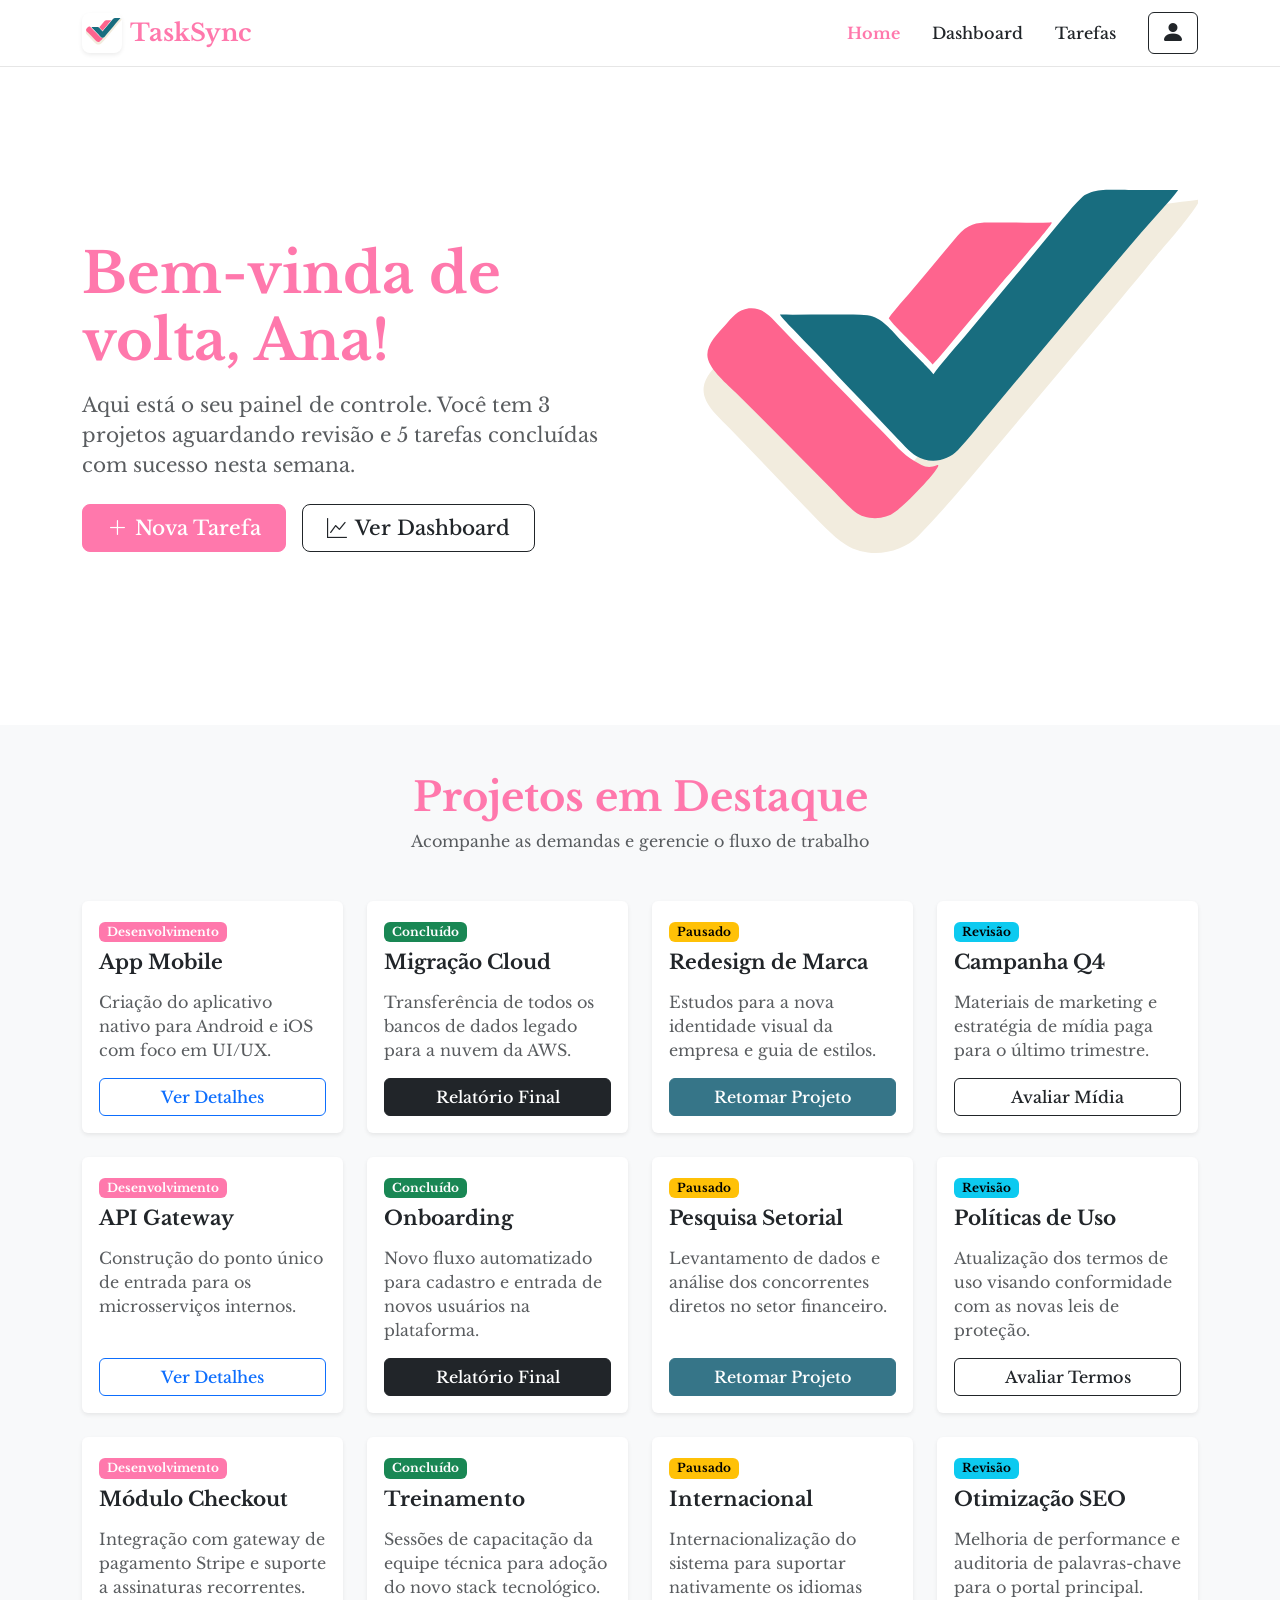
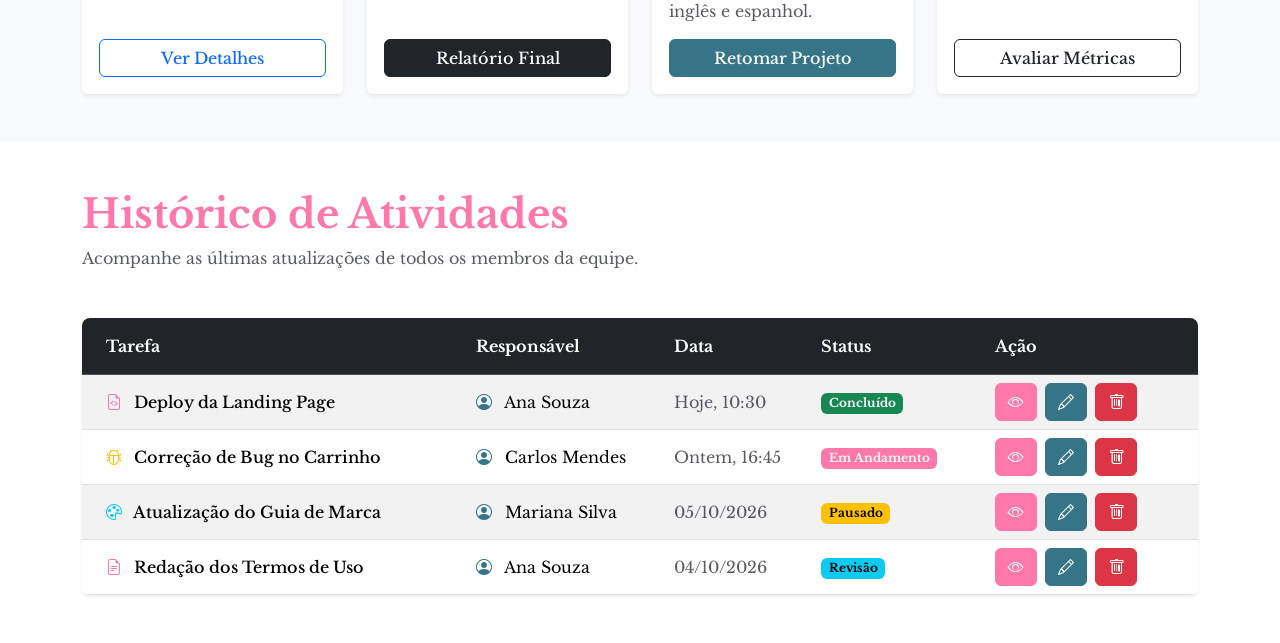
<file: index.html>
<!DOCTYPE html>
<html lang="pt-br">

<head>
    <meta charset="UTF-8">
    <meta name="viewport" content="width=device-width, initial-scale=1.0">
    <link href="https://cdn.jsdelivr.net/npm/bootstrap@5.3.8/dist/css/bootstrap.min.css" rel="stylesheet"
        integrity="sha384-sRIl4kxILFvY47J16cr9ZwB07vP4J8+LH7qKQnuqkuIAvNWLzeN8tE5YBujZqJLB" crossorigin="anonymous">
    <link rel="shortcut icon" href="img/logo.svg" type="image/x-icon">
    <link rel="stylesheet" href="css/style.css">
    <title>TaskSync | Gestão Eficiente </title>
</head>

<body>
    <div class="theme-wrapper">
        <header>
            <nav class="navbar navbar-expand-lg bg-transparent border-bottom py-2">
                <div class="container">
                    <a class="navbar-brand d-flex align-items-center gap-2" href="#">
                        <img src="img/logo.svg" alt="TaskSync Logo" width="40" height="40"
                            class="rounded-3 shadow-sm brand-logo">
                        <span class="fw-bold fs-4 text-primary">TaskSync</span>
                    </a>
                    <!-- DESAFIO ETAPA 1 (Menu Sem JS) -->
                    <label for="menu-toggle" class="d-lg-none ms-auto me-2 menu-toggler">
                        <i class="bi bi-list fs-2"></i>
                    </label>
                    <input type="checkbox" id="menu-toggle" class="menu-mobile-checkbox">
                    <div class="collapse navbar-collapse d-lg-flex justify-content-lg-end mobile-menu-content">
                        <ul class="navbar-nav mb-2 mb-lg-0 gap-3 align-items-lg-center mt-3 mt-lg-0">
                            <li class="nav-item">
                                <a class="nav-link active fw-bold" aria-current="page" href="#">Home</a>
                            </li>
                            <li class="nav-item">
                                <a class="nav-link fw-medium" href="pages/dashboard.html">Dashboard</a>
                            </li>
                            <li class="nav-item">
                                <a class="nav-link fw-medium" href="pages/tarefas.html">Tarefas</a>
                            </li>
                        </ul>
                        <div class="d-flex ms-lg-4 mt-3 mt-lg-0 gap-2 align-items-center">
                            <button class="btn btn-outline-dark" type="button"><i
                                    class="bi bi-person-fill h4"></i></button>
                        </div>
                    </div>
                </div>
            </nav>
        </header>
        <main>
            <!-- ETAPA 2 - HERO SECTION -->
            <section id="dashboard" class="py-2 my-lg-5">
                <div class="container">
                    <div class="row align-items-center">
                        <div class="col-lg-6 order-2 order-lg-1 text-center text-lg-start mt-4 mt-lg-0">
                            <h1 class="display-4 fw-bold text-primary mb-3">Bem-vinda de volta, Ana!</h1>
                            <p class="lead text-body-secondary mb-4">
                                Aqui está o seu painel de controle. Você tem <strong>3 projetos</strong> aguardando
                                revisão e <strong>5 tarefas</strong> concluídas com sucesso nesta semana.
                            </p>
                            <div
                                class="d-flex flex-column flex-sm-row gap-3 justify-content-center justify-content-lg-start">
                                <a href="pages/tarefas.html" class="btn btn-primary btn-lg px-4 fw-medium"><i
                                        class="bi bi-plus-lg me-2"></i>Nova Tarefa</a>
                                <a href="pages/dashboard.html" class="btn btn-outline-dark btn-lg px-4 fw-medium"><i
                                        class="bi bi-graph-up me-2"></i>Ver Dashboard</a>
                            </div>
                        </div>

                        <div class="col-lg-6 order-1 order-lg-2 text-center">
                            <div class="row justify-content-center">
                                <!-- Mobile: 66% da tela (col-8), Tablet: 50% da tela (col-md-6), Desktop: 100% da coluna pai (col-lg-12) -->
                                <div class="col-8 col-md-6 col-lg-12">
                                    <img src="img/logo.svg" alt="Ilustração TaskSync"
                                        class="img-fluid w-100 drop-shadow-lg">
                                </div>
                            </div>
                        </div>
                    </div>
                </div>
            </section>

            <!-- ETAPA 3 - SEÇÃO DE CONTEÚDO (CARDS) -->
            <section id="projetos" class="py-5 bg-light">
                <div class="container">
                    <div class="text-center mb-5">
                        <h2 class="display-6 fw-bold text-primary">Projetos em Destaque</h2>
                        <p class="text-body-secondary">Acompanhe as demandas e gerencie o fluxo de trabalho</p>
                    </div>

                    <div class="row g-4">
                        <div class="col-12 col-md-6 col-lg-3">
                            <div class="card h-100 shadow-sm">
                                <div class="card-body d-flex flex-column">
                                    <div class="mb-2">
                                        <span class="badge text-bg-primary mb-2">Desenvolvimento</span>
                                        <h5 class="card-title fw-bold">App Mobile</h5>
                                    </div>
                                    <p class="card-text text-body-secondary">Criação do aplicativo nativo para Android e
                                        iOS com foco em UI/UX.</p>
                                    <a href="#" class="btn btn-outline-primary mt-auto fw-medium">Ver Detalhes</a>
                                </div>
                            </div>
                        </div>
                        <div class="col-12 col-md-6 col-lg-3">
                            <div class="card h-100 shadow-sm">
                                <div class="card-body d-flex flex-column">
                                    <div class="mb-2">
                                        <span class="badge text-bg-success mb-2">Concluído</span>
                                        <h5 class="card-title fw-bold">Migração Cloud</h5>
                                    </div>
                                    <p class="card-text text-body-secondary">Transferência de todos os bancos de dados
                                        legado para a nuvem da AWS.</p>
                                    <a href="#" class="btn btn-dark mt-auto fw-medium">Relatório Final</a>
                                </div>
                            </div>
                        </div>
                        <div class="col-12 col-md-6 col-lg-3">
                            <div class="card h-100 shadow-sm">
                                <div class="card-body d-flex flex-column">
                                    <div class="mb-2">
                                        <span class="badge text-bg-warning mb-2">Pausado</span>
                                        <h5 class="card-title fw-bold">Redesign de Marca</h5>
                                    </div>
                                    <p class="card-text text-body-secondary">Estudos para a nova identidade visual da
                                        empresa e guia de estilos.</p>
                                    <a href="#" class="btn btn-secondary mt-auto fw-medium">Retomar Projeto</a>
                                </div>
                            </div>
                        </div>
                        <div class="col-12 col-md-6 col-lg-3">
                            <div class="card h-100 shadow-sm">
                                <div class="card-body d-flex flex-column">
                                    <div class="mb-2">
                                        <span class="badge text-bg-info mb-2">Revisão</span>
                                        <h5 class="card-title fw-bold">Campanha Q4</h5>
                                    </div>
                                    <p class="card-text text-body-secondary">Materiais de marketing e estratégia de
                                        mídia paga para o último trimestre.</p>
                                    <a href="#" class="btn btn-outline-dark mt-auto fw-medium">Avaliar Mídia</a>
                                </div>
                            </div>
                        </div>
                        <div class="col-12 col-md-6 col-lg-3">
                            <div class="card h-100 shadow-sm">
                                <div class="card-body d-flex flex-column">
                                    <div class="mb-2">
                                        <span class="badge text-bg-primary mb-2">Desenvolvimento</span>
                                        <h5 class="card-title fw-bold">API Gateway</h5>
                                    </div>
                                    <p class="card-text text-body-secondary">Construção do ponto único de entrada para
                                        os microsserviços internos.</p>
                                    <a href="#" class="btn btn-outline-primary mt-auto fw-medium">Ver Detalhes</a>
                                </div>
                            </div>
                        </div>
                        <div class="col-12 col-md-6 col-lg-3">
                            <div class="card h-100 shadow-sm">
                                <div class="card-body d-flex flex-column">
                                    <div class="mb-2">
                                        <span class="badge text-bg-success mb-2">Concluído</span>
                                        <h5 class="card-title fw-bold">Onboarding</h5>
                                    </div>
                                    <p class="card-text text-body-secondary">Novo fluxo automatizado para cadastro e
                                        entrada de novos usuários na plataforma.</p>
                                    <a href="#" class="btn btn-dark mt-auto fw-medium">Relatório Final</a>
                                </div>
                            </div>
                        </div>
                        <div class="col-12 col-md-6 col-lg-3">
                            <article class="card h-100 shadow-sm">
                                <div class="card-body d-flex flex-column">
                                    <div class="mb-2">
                                        <span class="badge text-bg-warning mb-2">Pausado</span>
                                        <h5 class="card-title fw-bold">Pesquisa Setorial</h5>
                                    </div>
                                    <p class="card-text text-body-secondary">Levantamento de dados e análise dos
                                        concorrentes diretos no setor financeiro.</p>
                                    <a href="#" class="btn btn-secondary mt-auto fw-medium">Retomar Projeto</a>
                                </div>
                            </article>
                        </div>
                        <div class="col-12 col-md-6 col-lg-3">
                            <article class="card h-100 shadow-sm">
                                <div class="card-body d-flex flex-column">
                                    <div class="mb-2">
                                        <span class="badge text-bg-info mb-2">Revisão</span>
                                        <h5 class="card-title fw-bold">Políticas de Uso</h5>
                                    </div>
                                    <p class="card-text text-body-secondary">Atualização dos termos de uso visando
                                        conformidade com as novas leis de proteção.</p>
                                    <a href="#" class="btn btn-outline-dark mt-auto fw-medium">Avaliar Termos</a>
                                </div>
                            </article>
                        </div>
                        <div class="col-12 col-md-6 col-lg-3">
                            <article class="card h-100 shadow-sm">
                                <div class="card-body d-flex flex-column">
                                    <div class="mb-2">
                                        <span class="badge text-bg-primary mb-2">Desenvolvimento</span>
                                        <h5 class="card-title fw-bold">Módulo Checkout</h5>
                                    </div>
                                    <p class="card-text text-body-secondary">Integração com gateway de pagamento Stripe
                                        e suporte a assinaturas recorrentes.</p>
                                    <a href="#" class="btn btn-outline-primary mt-auto fw-medium">Ver Detalhes</a>
                                </div>
                            </article>
                        </div>
                        <div class="col-12 col-md-6 col-lg-3">
                            <div class="card h-100 shadow-sm">
                                <div class="card-body d-flex flex-column">
                                    <div class="mb-2">
                                        <span class="badge text-bg-success mb-2">Concluído</span>
                                        <h5 class="card-title fw-bold">Treinamento</h5>
                                    </div>
                                    <p class="card-text text-body-secondary">Sessões de capacitação da equipe técnica
                                        para adoção do novo stack tecnológico.</p>
                                    <a href="#" class="btn btn-dark mt-auto fw-medium">Relatório Final</a>
                                </div>
                            </div>
                        </div>
                        <div class="col-12 col-md-6 col-lg-3">
                            <div class="card h-100 shadow-sm">
                                <div class="card-body d-flex flex-column">
                                    <div class="mb-2">
                                        <span class="badge text-bg-warning mb-2">Pausado</span>
                                        <h5 class="card-title fw-bold">Internacional</h5>
                                    </div>
                                    <p class="card-text text-body-secondary">Internacionalização do sistema para
                                        suportar nativamente os idiomas inglês e espanhol.</p>
                                    <a href="#" class="btn btn-secondary mt-auto fw-medium">Retomar Projeto</a>
                                </div>
                            </div>
                        </div>
                        <div class="col-12 col-md-6 col-lg-3">
                            <article class="card h-100 shadow-sm">
                                <div class="card-body d-flex flex-column">
                                    <div class="mb-2">
                                        <span class="badge text-bg-info mb-2">Revisão</span>
                                        <h5 class="card-title fw-bold">Otimização SEO</h5>
                                    </div>
                                    <p class="card-text text-body-secondary">Melhoria de performance e auditoria de
                                        palavras-chave para o portal principal.</p>
                                    <a href="#" class="btn btn-outline-dark mt-auto fw-medium">Avaliar Métricas</a>
                                </div>
                            </article>
                        </div>
                    </div>
                </div>
            </section>

            <!-- ETAPA 4 - TABELA PROFISSIONAL -->
            <section id="atividades" class="py-5">
                <div class="container">
                    <div class="mb-5">
                        <h2 class="display-6 fw-bold text-primary">Histórico de Atividades</h2>
                        <p class="text-body-secondary">Acompanhe as últimas atualizações de todos os membros da equipe.</p>
                    </div>

                    <div class="bg-body rounded-3 shadow-sm overflow-hidden">
                        <div class="table-responsive">
                                <table class="table table-striped table-hover align-middle mb-0">
                                    <thead class="table-dark">
                                        <tr>
                                            <th scope="col" class="py-3 px-4">Tarefa</th>
                                            <th scope="col" class="py-3">Responsável</th>
                                            <th scope="col" class="py-3">Data</th>
                                            <th scope="col" class="py-3">Status</th>
                                            <th scope="col" class="py-3 px-4">Ação</th>
                                        </tr>
                                    </thead>
                                    <tbody>
                                        <tr>
                                            <td class="px-4 fw-medium"><i class="bi bi-file-earmark-code me-2 text-primary"></i> Deploy da Landing Page</td>
                                            <td><i class="bi bi-person-circle me-2 text-secondary"></i> Ana Souza</td>
                                            <td class="text-body-secondary">Hoje, 10:30</td>
                                            <td><span class="badge text-bg-success">Concluído</span></td>
                                            <td class="px-4">
                                                <div class="d-flex gap-2">
                                                    <label for="modalView1" class="btn btn-primary" title="Visualizar"><i class="bi bi-eye"></i></label>
                                                    <button class="btn btn-secondary" title="Editar"><i class="bi bi-pencil"></i></button>
                                                    <label for="modalDelete1" class="btn btn-danger" title="Excluir"><i class="bi bi-trash"></i></label>
                                                </div>
                                            </td>
                                        </tr>
                                        <tr>
                                            <td class="px-4 fw-medium"><i class="bi bi-bug me-2 text-warning"></i> Correção de Bug no Carrinho</td>
                                            <td><i class="bi bi-person-circle me-2 text-secondary"></i> Carlos Mendes</td>
                                            <td class="text-body-secondary">Ontem, 16:45</td>
                                            <td><span class="badge text-bg-primary">Em Andamento</span></td>
                                            <td class="px-4">
                                                <div class="d-flex gap-2">
                                                    <button class="btn btn-primary" title="Visualizar"><i class="bi bi-eye"></i></button>
                                                    <button class="btn btn-secondary" title="Editar"><i class="bi bi-pencil"></i></button>
                                                    <button class="btn btn-danger" title="Excluir"><i class="bi bi-trash"></i></button>
                                                </div>
                                            </td>
                                        </tr>
                                        <tr>
                                            <td class="px-4 fw-medium"><i class="bi bi-palette me-2 text-info"></i> Atualização do Guia de Marca</td>
                                            <td><i class="bi bi-person-circle me-2 text-secondary"></i> Mariana Silva</td>
                                            <td class="text-body-secondary">05/10/2026</td>
                                            <td><span class="badge text-bg-warning">Pausado</span></td>
                                            <td class="px-4">
                                                <div class="d-flex gap-2">
                                                    <button class="btn btn-primary" title="Visualizar"><i class="bi bi-eye"></i></button>
                                                    <button class="btn btn-secondary" title="Editar"><i class="bi bi-pencil"></i></button>
                                                    <button class="btn btn-danger" title="Excluir"><i class="bi bi-trash"></i></button>
                                                </div>
                                            </td>
                                        </tr>
                                        <tr>
                                            <td class="px-4 fw-medium"><i class="bi bi-file-earmark-text me-2 text-primary"></i> Redação dos Termos de Uso</td>
                                            <td><i class="bi bi-person-circle me-2 text-secondary"></i> Ana Souza</td>
                                            <td class="text-body-secondary">04/10/2026</td>
                                            <td><span class="badge text-bg-info">Revisão</span></td>
                                            <td class="px-4">
                                                <div class="d-flex gap-2">
                                                    <button class="btn btn-primary" title="Visualizar"><i class="bi bi-eye"></i></button>
                                                    <button class="btn btn-secondary" title="Editar"><i class="bi bi-pencil"></i></button>
                                                    <button class="btn btn-danger" title="Excluir"><i class="bi bi-trash"></i></button>
                                                </div>
                                            </td>
                                        </tr>
                                    </tbody>
                                </table>
                            </div>
                        </div>
                    </div>
                </div>
            </section>
        </main>
    </div>

    <!-- ETAPA 6 - MODAIS -->
    <!-- Modal View 1 -->
    <input type="checkbox" id="modalView1" class="modal-state d-none">
    <div class="custom-modal">
        <label class="custom-modal-backdrop" for="modalView1"></label>
        <div class="custom-modal-dialog bg-body rounded-3 shadow">
            <div class="d-flex justify-content-between align-items-center mb-3">
                <h4 class="mb-0 fw-bold">Detalhes da Tarefa</h4>
                <label class="btn-close" for="modalView1"></label>
            </div>
            <p><strong>Tarefa:</strong> Deploy da Landing Page</p>
            <p><strong>Responsável:</strong> Ana Souza</p>
            <p><strong>Status:</strong> <span class="badge text-bg-success">Concluído</span></p>
            <p><strong>Descrição:</strong> Finalização do deploy do projeto na Vercel e configuração do domínio personalizado da plataforma.</p>
            <div class="text-end mt-4">
                <label class="btn btn-primary" for="modalView1">Entendi</label>
            </div>
        </div>
    </div>

    <!-- Modal Delete 1 -->
    <input type="checkbox" id="modalDelete1" class="modal-state d-none">
    <div class="custom-modal">
        <label class="custom-modal-backdrop" for="modalDelete1"></label>
        <div class="custom-modal-dialog bg-body rounded-3 shadow">
            <div class="d-flex justify-content-between align-items-center mb-3">
                <h4 class="mb-0 fw-bold text-danger">Confirmar Exclusão</h4>
                <label class="btn-close" for="modalDelete1"></label>
            </div>
            <p>Tem certeza que deseja excluir esta atividade? Esta ação <strong>não pode ser desfeita</strong>.</p>
            <div class="text-end mt-4">
                <label class="btn btn-secondary me-2" for="modalDelete1">Cancelar</label>
                <label class="btn btn-danger" for="modalDelete1">Sim, Excluir</label>
            </div>
        </div>
    </div>
</body>

</html>
</file>
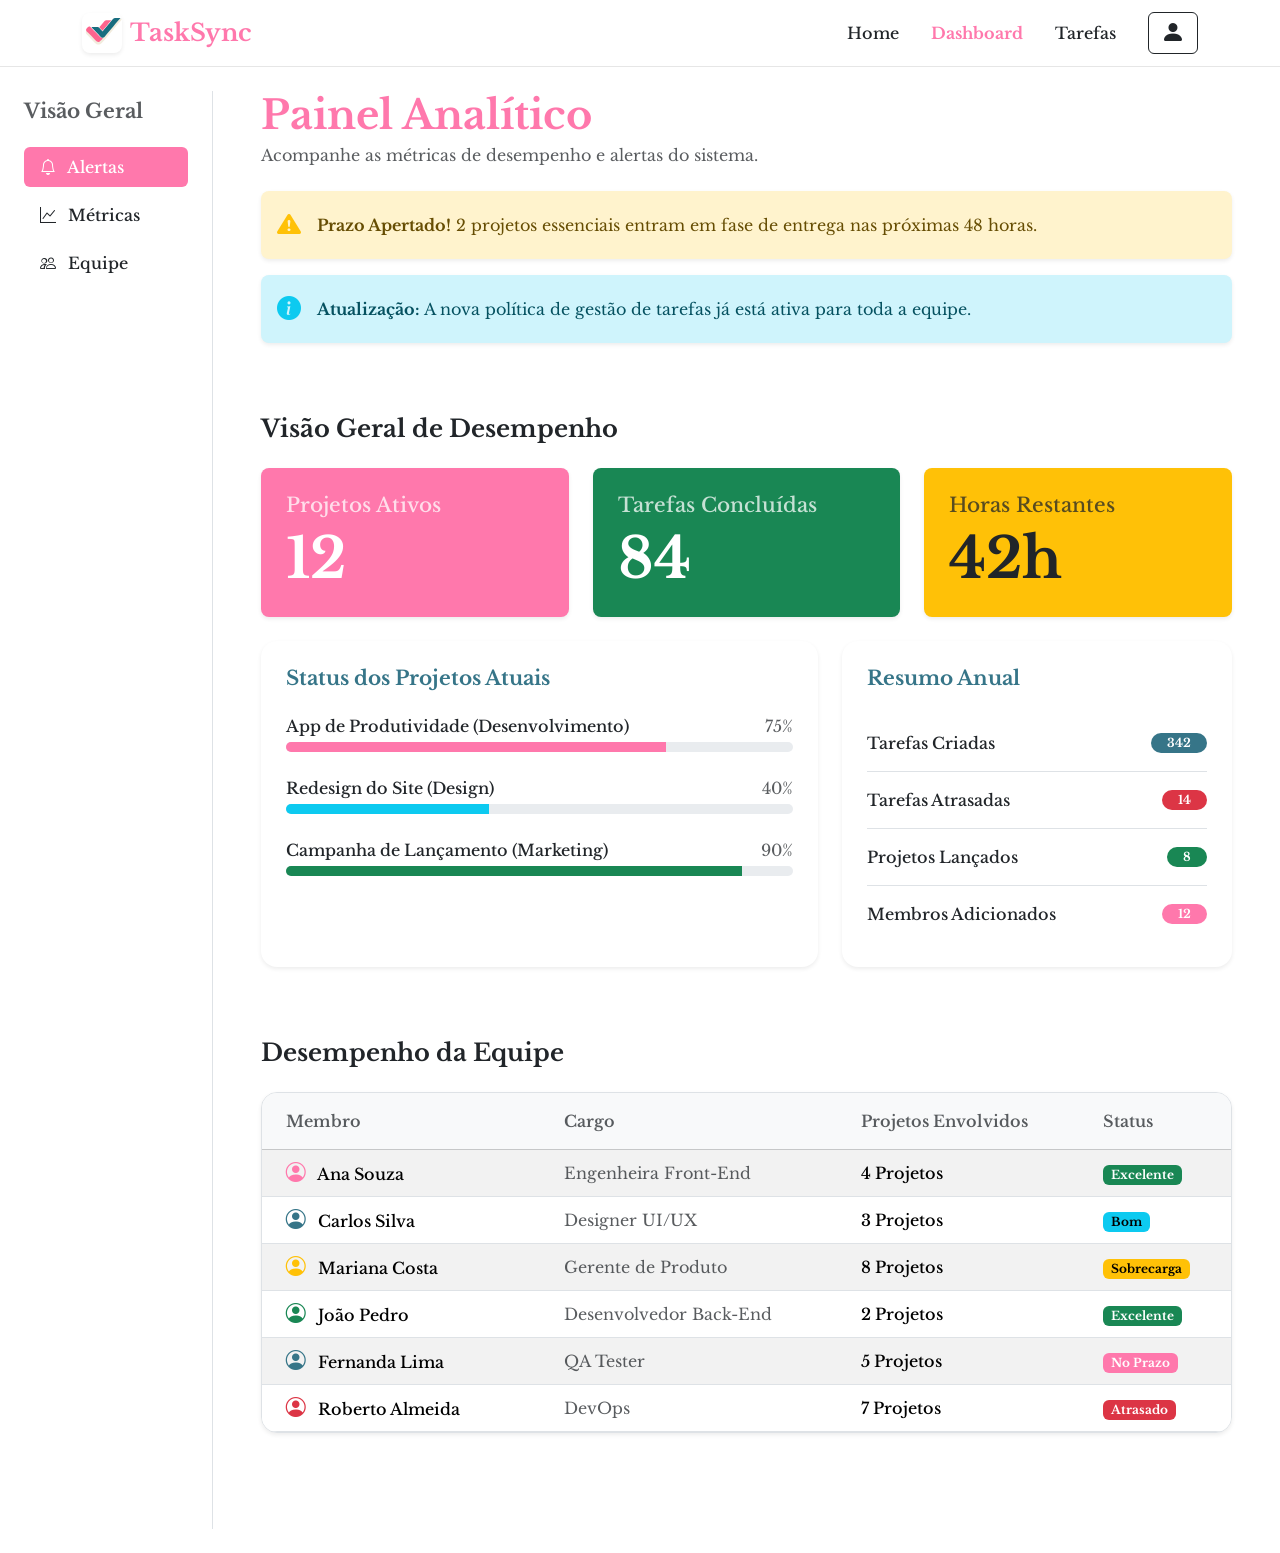
<file: pages/dashboard.html>
<!DOCTYPE html>
<html lang="pt-BR">

<head>
    <meta charset="UTF-8">
    <meta name="viewport" content="width=device-width, initial-scale=1.0">
    <title>TaskSync - Dashboard</title>
    <link href="https://cdn.jsdelivr.net/npm/bootstrap@5.3.3/dist/css/bootstrap.min.css" rel="stylesheet"
        integrity="sha384-QWTKZyjpPEjISv5WaRU9OFeRpok6YctnYmDr5pNlyT2bRjXh0JMhjY6hW+ALEwIH" crossorigin="anonymous">
    <link rel="shortcut icon" href="../img/logo.svg" type="image/x-icon">
    <link rel="stylesheet" href="../css/style.css">
</head>

<body>
    <div class="theme-wrapper">
        <header>
            <nav class="navbar navbar-expand-lg bg-transparent border-bottom py-2">
                <div class="container">
                    <a class="navbar-brand d-flex align-items-center gap-2" href="../index.html">
                        <img src="../img/logo.svg" alt="TaskSync Logo" width="40" height="40"
                            class="rounded-3 shadow-sm brand-logo">
                        <span class="fw-bold fs-4 text-primary">TaskSync</span>
                    </a>
                    <!-- DESAFIO ETAPA 1 (Menu Sem JS) -->
                    <label for="menu-toggle" class="d-lg-none ms-auto me-2 menu-toggler">
                        <i class="bi bi-list fs-2"></i>
                    </label>
                    <input type="checkbox" id="menu-toggle" class="menu-mobile-checkbox">
                    <div class="collapse navbar-collapse d-lg-flex justify-content-lg-end mobile-menu-content">
                        <ul class="navbar-nav mb-2 mb-lg-0 gap-3 align-items-lg-center mt-3 mt-lg-0">
                            <li class="nav-item">
                                <a class="nav-link fw-medium" href="../index.html">Home</a>
                            </li>
                            <li class="nav-item">
                                <a class="nav-link active fw-bold" aria-current="page" href="#">Dashboard</a>
                            </li>
                            <li class="nav-item">
                                <a class="nav-link fw-medium" href="tarefas.html">Tarefas</a>
                            </li>
                        </ul>
                        <div class="d-flex ms-lg-4 mt-3 mt-lg-0 gap-2 align-items-center">
                            <button class="btn btn-outline-dark" type="button"><i
                                    class="bi bi-person-fill h4"></i></button>
                        </div>
                    </div>
                </div>
            </nav>
        </header>

        <!-- DASHBOARD LAYOUT (Etapa 9) -->
        <div class="container-fluid py-4">
            <div class="row">
                <!-- Sidebar Fixa no Desktop, Escondida no Mobile -->
                <aside class="col-lg-3 col-xl-2 d-none d-lg-flex flex-column border-end min-vh-100 px-4">
                    <h5 class="fw-bold text-body-secondary mb-4 mt-2">Visão Geral</h5>
                    <ul class="nav nav-pills flex-column gap-2">
                        <li class="nav-item">
                            <a href="#alertas" class="nav-link active fw-medium"><i class="bi bi-bell me-2"></i> Alertas</a>
                        </li>
                        <li class="nav-item">
                            <a href="#metricas" class="nav-link text-body fw-medium"><i class="bi bi-graph-up me-2"></i> Métricas</a>
                        </li>
                        <li class="nav-item">
                            <a href="#equipe" class="nav-link text-body fw-medium"><i class="bi bi-people me-2"></i> Equipe</a>
                        </li>
                    </ul>
                </aside>

                <main class="col-12 col-lg-9 col-xl-10 px-lg-5">
                    <div class="d-flex justify-content-between align-items-center mb-4">
                        <div>
                            <h2 class="display-6 fw-bold text-primary mb-1">Painel Analítico</h2>
                            <p class="text-body-secondary mb-0">Acompanhe as métricas de desempenho e alertas do sistema.</p>
                        </div>
                    </div>

                    <section id="alertas" class="mb-5">
                        <div class="alert alert-warning alert-dismissible shadow-sm d-flex align-items-center rounded-3 border-0" role="alert">
                            <i class="bi bi-exclamation-triangle-fill fs-4 me-3 text-warning"></i>
                            <div>
                                <strong>Prazo Apertado!</strong> 2 projetos essenciais entram em fase de entrega nas próximas 48 horas.
                            </div>
                        </div>
                        <div class="alert alert-info alert-dismissible shadow-sm d-flex align-items-center rounded-3 border-0 mt-3" role="alert">
                            <i class="bi bi-info-circle-fill fs-4 me-3 text-info"></i>
                            <div>
                                <strong>Atualização:</strong> A nova política de gestão de tarefas já está ativa para toda a equipe.
                            </div>
                        </div>
                    </section>

                    <section id="metricas" class="mb-5 pt-4">
                        <h3 class="h4 fw-bold mb-4">Visão Geral de Desempenho</h3>
                        <div class="row g-4 mb-4">
                            <div class="col-md-4">
                                <div class="card h-100 shadow-sm border-0 text-bg-primary rounded-3">
                                    <div class="card-body p-4 d-flex flex-column justify-content-center">
                                        <h5 class="card-title fw-medium opacity-75">Projetos Ativos</h5>
                                        <p class="display-4 fw-bold mb-0">12</p>
                                    </div>
                                </div>
                            </div>
                            <div class="col-md-4">
                                <div class="card h-100 shadow-sm border-0 text-bg-success rounded-3">
                                    <div class="card-body p-4 d-flex flex-column justify-content-center">
                                        <h5 class="card-title fw-medium opacity-75">Tarefas Concluídas</h5>
                                        <p class="display-4 fw-bold mb-0">84</p>
                                    </div>
                                </div>
                            </div>
                            <div class="col-md-4">
                                <div class="card h-100 shadow-sm border-0 text-bg-warning rounded-3">
                                    <div class="card-body p-4 d-flex flex-column justify-content-center">
                                        <h5 class="card-title fw-medium opacity-75 text-dark">Horas Restantes</h5>
                                        <p class="display-4 fw-bold mb-0 text-dark">42h</p>
                                    </div>
                                </div>
                            </div>
                        </div>
                        
                        <div class="row g-4 mb-5">
                            <div class="col-lg-7">
                                <div class="card shadow-sm border-0 rounded-4 p-4 h-100">
                                    <h5 class="fw-bold mb-4 text-secondary">Status dos Projetos Atuais</h5>
                                    
                                    <div class="mb-4">
                                        <div class="d-flex justify-content-between mb-1">
                                            <span class="fw-medium">App de Produtividade (Desenvolvimento)</span>
                                            <span class="text-body-secondary">75%</span>
                                        </div>
                                        <div class="progress" role="progressbar" aria-valuenow="75" aria-valuemin="0" aria-valuemax="100" style="height: 10px;">
                                            <div class="progress-bar bg-primary" style="width: 75%"></div>
                                        </div>
                                    </div>
                                    
                                    <div class="mb-4">
                                        <div class="d-flex justify-content-between mb-1">
                                            <span class="fw-medium">Redesign do Site (Design)</span>
                                            <span class="text-body-secondary">40%</span>
                                        </div>
                                        <div class="progress" role="progressbar" aria-valuenow="40" aria-valuemin="0" aria-valuemax="100" style="height: 10px;">
                                            <div class="progress-bar bg-info" style="width: 40%"></div>
                                        </div>
                                    </div>
                                    
                                    <div class="mb-2">
                                        <div class="d-flex justify-content-between mb-1">
                                            <span class="fw-medium">Campanha de Lançamento (Marketing)</span>
                                            <span class="text-body-secondary">90%</span>
                                        </div>
                                        <div class="progress" role="progressbar" aria-valuenow="90" aria-valuemin="0" aria-valuemax="100" style="height: 10px;">
                                            <div class="progress-bar bg-success" style="width: 90%"></div>
                                        </div>
                                    </div>
                                </div>
                            </div>
                            
                            <div class="col-lg-5">
                                <div class="card shadow-sm border-0 rounded-4 p-4 h-100">
                                    <h5 class="fw-bold mb-4 text-secondary">Resumo Anual</h5>
                                    <ul class="list-group list-group-flush">
                                        <li class="list-group-item d-flex justify-content-between align-items-center px-0 py-3">
                                            <span class="fw-medium">Tarefas Criadas</span>
                                            <span class="badge text-bg-secondary rounded-pill px-3">342</span>
                                        </li>
                                        <li class="list-group-item d-flex justify-content-between align-items-center px-0 py-3">
                                            <span class="fw-medium">Tarefas Atrasadas</span>
                                            <span class="badge text-bg-danger rounded-pill px-3">14</span>
                                        </li>
                                        <li class="list-group-item d-flex justify-content-between align-items-center px-0 py-3">
                                            <span class="fw-medium">Projetos Lançados</span>
                                            <span class="badge text-bg-success rounded-pill px-3">8</span>
                                        </li>
                                        <li class="list-group-item d-flex justify-content-between align-items-center px-0 py-3 border-bottom-0">
                                            <span class="fw-medium">Membros Adicionados</span>
                                            <span class="badge text-bg-primary rounded-pill px-3">12</span>
                                        </li>
                                    </ul>
                                </div>
                            </div>
                        </div>
                    </section>

                    <section id="equipe" class="pt-4 pb-5 mb-5">
                        <h3 class="h4 fw-bold mb-4">Desempenho da Equipe</h3>
                        <div class="bg-body rounded-4 shadow-sm overflow-hidden border">
                            <div class="table-responsive">
                                <table class="table table-hover table-striped align-middle mb-0">
                                    <thead class="table-light">
                                        <tr>
                                            <th class="px-4 py-3 text-body-secondary fw-semibold">Membro</th>
                                            <th class="py-3 text-body-secondary fw-semibold">Cargo</th>
                                            <th class="py-3 text-body-secondary fw-semibold">Projetos Envolvidos</th>
                                            <th class="py-3 text-body-secondary fw-semibold">Status</th>
                                        </tr>
                                    </thead>
                                    <tbody>
                                        <tr>
                                            <td class="px-4 fw-medium"><i class="bi bi-person-circle text-primary me-2 fs-5"></i> Ana Souza</td>
                                            <td class="text-body-secondary">Engenheira Front-End</td>
                                            <td class="fw-medium">4 Projetos</td>
                                            <td><span class="badge text-bg-success">Excelente</span></td>
                                        </tr>
                                        <tr>
                                            <td class="px-4 fw-medium"><i class="bi bi-person-circle text-secondary me-2 fs-5"></i> Carlos Silva</td>
                                            <td class="text-body-secondary">Designer UI/UX</td>
                                            <td class="fw-medium">3 Projetos</td>
                                            <td><span class="badge text-bg-info">Bom</span></td>
                                        </tr>
                                        <tr>
                                            <td class="px-4 fw-medium"><i class="bi bi-person-circle text-warning me-2 fs-5"></i> Mariana Costa</td>
                                            <td class="text-body-secondary">Gerente de Produto</td>
                                            <td class="fw-medium">8 Projetos</td>
                                            <td><span class="badge text-bg-warning">Sobrecarga</span></td>
                                        </tr>
                                        <tr>
                                            <td class="px-4 fw-medium"><i class="bi bi-person-circle text-success me-2 fs-5"></i> João Pedro</td>
                                            <td class="text-body-secondary">Desenvolvedor Back-End</td>
                                            <td class="fw-medium">2 Projetos</td>
                                            <td><span class="badge text-bg-success">Excelente</span></td>
                                        </tr>
                                        <tr>
                                            <td class="px-4 fw-medium"><i class="bi bi-person-circle text-secondary me-2 fs-5"></i> Fernanda Lima</td>
                                            <td class="text-body-secondary">QA Tester</td>
                                            <td class="fw-medium">5 Projetos</td>
                                            <td><span class="badge text-bg-primary">No Prazo</span></td>
                                        </tr>
                                        <tr>
                                            <td class="px-4 fw-medium"><i class="bi bi-person-circle text-danger me-2 fs-5"></i> Roberto Almeida</td>
                                            <td class="text-body-secondary">DevOps</td>
                                            <td class="fw-medium">7 Projetos</td>
                                            <td><span class="badge text-bg-danger">Atrasado</span></td>
                                        </tr>
                                    </tbody>
                                </table>
                            </div>
                        </div>
                    </section>
                </main>
            </div>
        </div>
    </div>
</body>

</html>
</file>
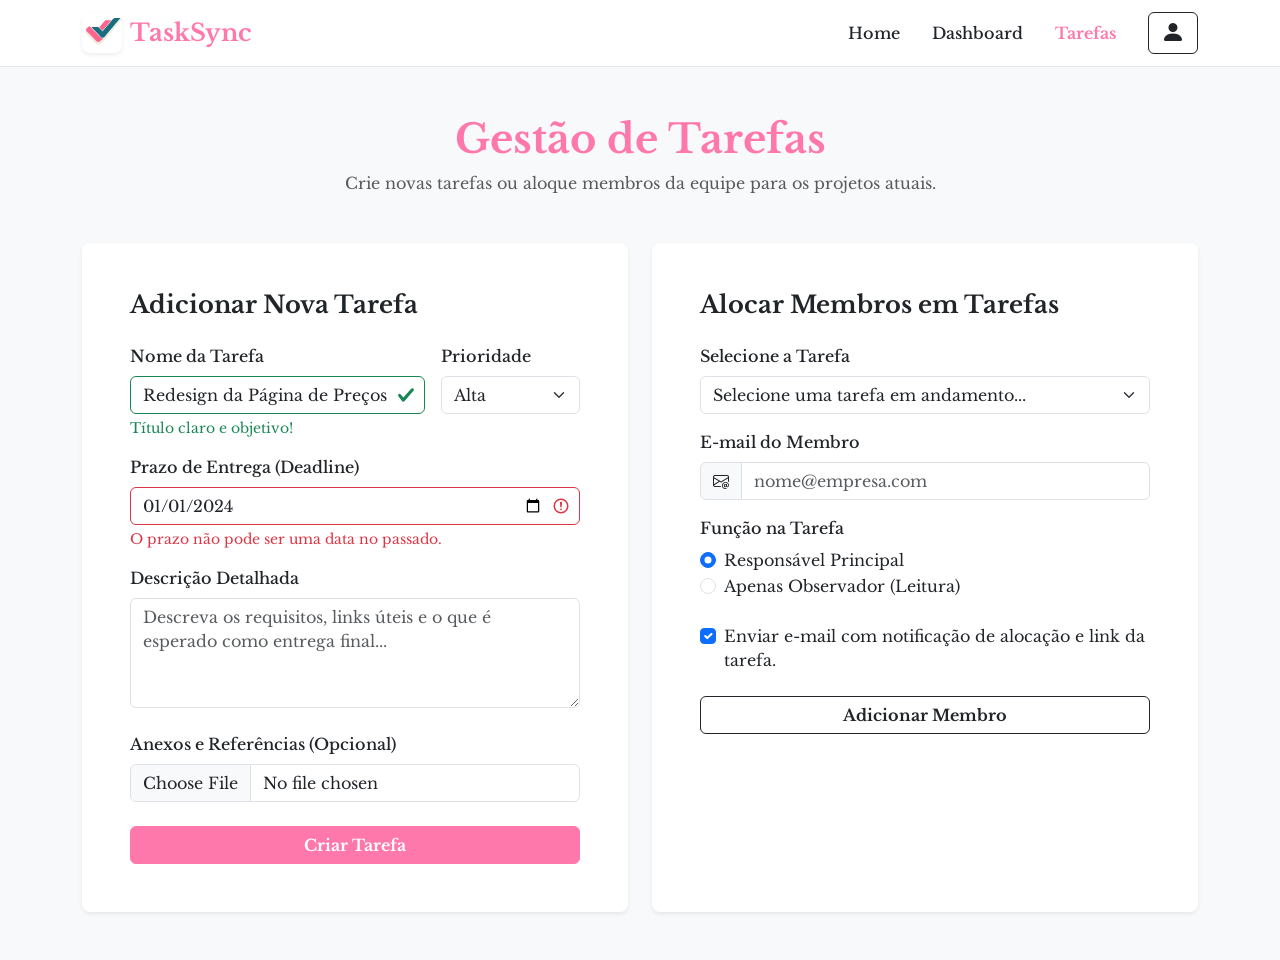
<file: pages/tarefas.html>
<!DOCTYPE html>
<html lang="pt-BR">

<head>
    <meta charset="UTF-8">
    <meta name="viewport" content="width=device-width, initial-scale=1.0">
    <title>TaskSync - Gestão de Tarefas</title>
    <link href="https://cdn.jsdelivr.net/npm/bootstrap@5.3.3/dist/css/bootstrap.min.css" rel="stylesheet"
        integrity="sha384-QWTKZyjpPEjISv5WaRU9OFeRpok6YctnYmDr5pNlyT2bRjXh0JMhjY6hW+ALEwIH" crossorigin="anonymous">
    <link rel="shortcut icon" href="../img/logo.svg" type="image/x-icon">
    <link rel="stylesheet" href="../css/style.css">
</head>

<body>
    <div class="theme-wrapper">
        <header>
            <nav class="navbar navbar-expand-lg bg-transparent border-bottom py-2">
                <div class="container">
                    <a class="navbar-brand d-flex align-items-center gap-2" href="../index.html">
                        <img src="../img/logo.svg" alt="TaskSync Logo" width="40" height="40"
                            class="rounded-3 shadow-sm brand-logo">
                        <span class="fw-bold fs-4 text-primary">TaskSync</span>
                    </a>
                    <!-- DESAFIO ETAPA 1 (Menu Sem JS) -->
                    <label for="menu-toggle" class="d-lg-none ms-auto me-2 menu-toggler">
                        <i class="bi bi-list fs-2"></i>
                    </label>
                    <input type="checkbox" id="menu-toggle" class="menu-mobile-checkbox">
                    <div class="collapse navbar-collapse d-lg-flex justify-content-lg-end mobile-menu-content">
                        <ul class="navbar-nav mb-2 mb-lg-0 gap-3 align-items-lg-center mt-3 mt-lg-0">
                            <li class="nav-item">
                                <a class="nav-link fw-medium" href="../index.html">Home</a>
                            </li>
                            <li class="nav-item">
                                <a class="nav-link fw-medium" href="dashboard.html">Dashboard</a>
                            </li>
                            <li class="nav-item">
                                <a class="nav-link active fw-bold" aria-current="page" href="#">Tarefas</a>
                            </li>
                        </ul>
                        <div class="d-flex ms-lg-4 mt-3 mt-lg-0 gap-2 align-items-center">
                            <button class="btn btn-outline-dark" type="button"><i
                                    class="bi bi-person-fill h4"></i></button>
                        </div>
                    </div>
                </div>
            </nav>
        </header>
        <main>
            <!-- ETAPA 5 - FORMULÁRIOS -->
            <section class="py-5 bg-light">
                <div class="container">
                    <div class="text-center mb-5">
                        <h2 class="display-6 fw-bold text-primary">Gestão de Tarefas</h2>
                        <p class="text-body-secondary">Crie novas tarefas ou aloque membros da equipe para os projetos atuais.</p>
                    </div>

                    <div class="row g-4">
                        <!-- Formulário 1: Nova Tarefa -->
                        <div class="col-lg-6">
                            <div class="bg-body rounded-3 shadow-sm p-4 p-lg-5 h-100">
                                <h3 class="h4 fw-bold mb-4">Adicionar Nova Tarefa</h3>
                                <form>
                                    <div class="row g-3 mb-3">
                                        <div class="col-md-8">
                                            <label for="nomeTarefa" class="form-label fw-medium">Nome da Tarefa</label>
                                            <input type="text" class="form-control is-valid" id="nomeTarefa" value="Redesign da Página de Preços" required>
                                            <div class="valid-feedback">Título claro e objetivo!</div>
                                        </div>
                                        <div class="col-md-4">
                                            <label for="prioridade" class="form-label fw-medium">Prioridade</label>
                                            <select class="form-select" id="prioridade">
                                                <option value="1">Baixa</option>
                                                <option value="2">Média</option>
                                                <option value="3" selected>Alta</option>
                                            </select>
                                        </div>
                                    </div>

                                    <div class="mb-3">
                                        <label for="prazo" class="form-label fw-medium">Prazo de Entrega (Deadline)</label>
                                        <input type="date" class="form-control is-invalid" id="prazo" value="2024-01-01" required>
                                        <div class="invalid-feedback">O prazo não pode ser uma data no passado.</div>
                                    </div>

                                    <div class="mb-4">
                                        <label for="descricao" class="form-label fw-medium">Descrição Detalhada</label>
                                        <textarea class="form-control" id="descricao" rows="4" placeholder="Descreva os requisitos, links úteis e o que é esperado como entrega final..." required></textarea>
                                    </div>

                                    <div class="mb-4">
                                        <label for="anexo" class="form-label fw-medium">Anexos e Referências (Opcional)</label>
                                        <input class="form-control" type="file" id="anexo">
                                    </div>

                                    <button type="button" class="btn btn-primary w-100 fw-bold">Criar Tarefa</button>
                                </form>
                            </div>
                        </div>

                        <!-- Formulário 2: Adicionar Membros -->
                        <div class="col-lg-6">
                            <div class="bg-body rounded-3 shadow-sm p-4 p-lg-5 h-100">
                                <h3 class="h4 fw-bold mb-4">Alocar Membros em Tarefas</h3>
                                <form>
                                    <div class="mb-3">
                                        <label for="tarefaExistente" class="form-label fw-medium">Selecione a Tarefa</label>
                                        <select class="form-select" id="tarefaExistente">
                                            <option selected>Selecione uma tarefa em andamento...</option>
                                            <option value="1">Deploy da Landing Page</option>
                                            <option value="2">Correção de Bug no Carrinho</option>
                                            <option value="3">Atualização do Guia de Marca</option>
                                        </select>
                                    </div>

                                    <div class="mb-3">
                                        <label for="emailMembro" class="form-label fw-medium">E-mail do Membro</label>
                                        <div class="input-group">
                                            <span class="input-group-text bg-light"><i class="bi bi-envelope-at"></i></span>
                                            <input type="email" class="form-control" id="emailMembro" placeholder="nome@empresa.com" required>
                                        </div>
                                    </div>

                                    <div class="mb-4">
                                        <label class="form-label fw-medium d-block">Função na Tarefa</label>
                                        <div class="form-check form-check-inline">
                                            <input class="form-check-input" type="radio" name="funcaoRadios" id="funcaoResp" value="responsavel" checked>
                                            <label class="form-check-label" for="funcaoResp">Responsável Principal</label>
                                        </div>
                                        <div class="form-check form-check-inline">
                                            <input class="form-check-input" type="radio" name="funcaoRadios" id="funcaoObs" value="observador">
                                            <label class="form-check-label" for="funcaoObs">Apenas Observador (Leitura)</label>
                                        </div>
                                    </div>

                                    <div class="form-check mb-4">
                                        <input class="form-check-input" type="checkbox" id="emailNotif" checked>
                                        <label class="form-check-label" for="emailNotif">
                                            Enviar e-mail com notificação de alocação e link da tarefa.
                                        </label>
                                    </div>

                                    <button type="button" class="btn btn-outline-dark w-100 fw-bold">Adicionar Membro</button>
                                </form>
                            </div>
                        </div>
                    </div>
                </div>
            </section>
        </main>
    </div>
</body>

</html>
</file>
<file: css/style.css>
@import url("https://cdn.jsdelivr.net/npm/bootstrap-icons@1.13.1/font/bootstrap-icons.min.css");
@import url('https://fonts.googleapis.com/css2?family=Libre+Baskerville:ital,wght@0,400..700;1,400..700&display=swap');

:root {
    --brand-primary: #FF78AC;
    --brand-primary-hover: #E06093;
    --brand-primary-active: #CC5685;

    --brand-secondary: #367588;
    --brand-secondary-hover: #2b5d6c;
    --brand-secondary-active: #204550;

    --bs-primary: var(--brand-primary);
    --bs-primary-rgb: 255, 120, 172;

    --bs-secondary: var(--brand-secondary);
    --bs-secondary-rgb: 54, 117, 136;

    --bs-font-sans-serif: "Libre Baskerville", serif;
    --bs-body-font-family: var(--bs-font-sans-serif);
}

/* ==========================================================================
   Controle de Temas usando Variáveis Nativas do Bootstrap
   ========================================================================== */
.theme-wrapper {
    min-height: 100vh;
    background-color: var(--bs-body-bg);
    color: var(--bs-body-color);
    transition: background-color 0.3s, color 0.3s;
}


.theme-wrapper .navbar {
    --bs-navbar-color: var(--bs-body-color);
    --bs-navbar-hover-color: var(--bs-primary);
    --bs-navbar-active-color: var(--bs-primary);
    --bs-navbar-brand-color: var(--bs-body-color);
    --bs-navbar-brand-hover-color: var(--bs-primary);
    --bs-border-color: rgba(128, 128, 128, 0.2);
}


/* ==========================================================================
   Menu Mobile Hack (Desafio Etapa 1)
   ========================================================================== */
.menu-mobile-checkbox {
    display: none;
}

@media (max-width: 991.98px) {
    .menu-mobile-checkbox:checked~.mobile-menu-content {
        display: block !important;
        padding: 1rem 0;
        margin-top: 0.5rem;
        border-top: 1px solid var(--bs-border-color);
        animation: slideDown 0.3s ease forwards;
    }

    @keyframes slideDown {
        from {
            opacity: 0;
            transform: translateY(-10px);
        }

        to {
            opacity: 1;
            transform: translateY(0);
        }
    }
}

/* ==========================================================================
   Utilitários e Ajustes Específicos
   ========================================================================== */
.brand-logo {
    object-fit: cover;
}


.btn-primary {
    --bs-btn-bg: var(--bs-primary);
    --bs-btn-border-color: var(--bs-primary);
    --bs-btn-color: var(--bs-white, #fff);
    --bs-btn-hover-bg: var(--brand-primary-hover); 
    --bs-btn-hover-border-color: var(--brand-primary-hover);
    --bs-btn-hover-color: var(--bs-white, #fff);
    --bs-btn-active-bg: var(--brand-primary-active);
    --bs-btn-active-border-color: var(--brand-primary-active);
    --bs-btn-active-color: var(--bs-white, #fff);
    --bs-btn-disabled-bg: var(--bs-primary);
    --bs-btn-disabled-border-color: var(--bs-primary);
    --bs-btn-disabled-color: var(--bs-white, #fff);
}

.btn-secondary {
    --bs-btn-bg: var(--bs-secondary);
    --bs-btn-border-color: var(--bs-secondary);
    --bs-btn-color: var(--bs-white, #fff);
    --bs-btn-hover-bg: var(--brand-secondary-hover);
    --bs-btn-hover-border-color: var(--brand-secondary-hover);
    --bs-btn-hover-color: var(--bs-white, #fff);
    --bs-btn-active-bg: var(--brand-secondary-active);
    --bs-btn-active-border-color: var(--brand-secondary-active);
    --bs-btn-active-color: var(--bs-white, #fff);
    --bs-btn-disabled-bg: var(--bs-secondary);
    --bs-btn-disabled-border-color: var(--bs-secondary);
    --bs-btn-disabled-color: var(--bs-white, #fff);
}

.menu-toggler {
    cursor: pointer;
}

/* ==========================================================================
   Animações Customizadas
   ========================================================================== */
.card {
    transition: transform 0.3s ease, border-color 0.3s ease, box-shadow 0.3s ease;
    border: 1px solid transparent !important;
}

.card:hover {
    transform: translateY(-8px);
    border-color: var(--bs-primary) !important;
    box-shadow: 0 0.5rem 1rem rgba(0, 0, 0, 0.15) !important; /* Mesma sombra do .shadow do Bootstrap */
}

/* ==========================================================================
   Modais sem JS (Etapa 6)
   ========================================================================== */
.custom-modal {
    position: fixed;
    top: 0;
    left: 0;
    width: 100%;
    height: 100%;
    z-index: 1050;
    display: flex;
    align-items: center;
    justify-content: center;
    visibility: hidden;
    opacity: 0;
    transition: opacity 0.3s ease, visibility 0.3s ease;
}

.custom-modal-backdrop {
    position: absolute;
    top: 0;
    left: 0;
    width: 100%;
    height: 100%;
    background-color: rgba(0, 0, 0, 0.5);
    cursor: pointer;
}

.custom-modal-dialog {
    position: relative;
    z-index: 1051;
    width: 100%;
    max-width: 500px;
    padding: 1.5rem;
    transform: translateY(-20px);
    transition: transform 0.3s ease;
    margin: 1rem;
}

/* O seletor adjacente (+) liga o checkbox ao modal que vem logo a seguir */
.modal-state:checked + .custom-modal {
    visibility: visible;
    opacity: 1;
}

.modal-state:checked + .custom-modal .custom-modal-dialog {
    transform: translateY(0);
}

/* Força a cor primária no item ativo da sidebar */
.nav-pills .nav-link.active {
    background-color: var(--bs-primary) !important;
    color: white !important;
}
</file>
